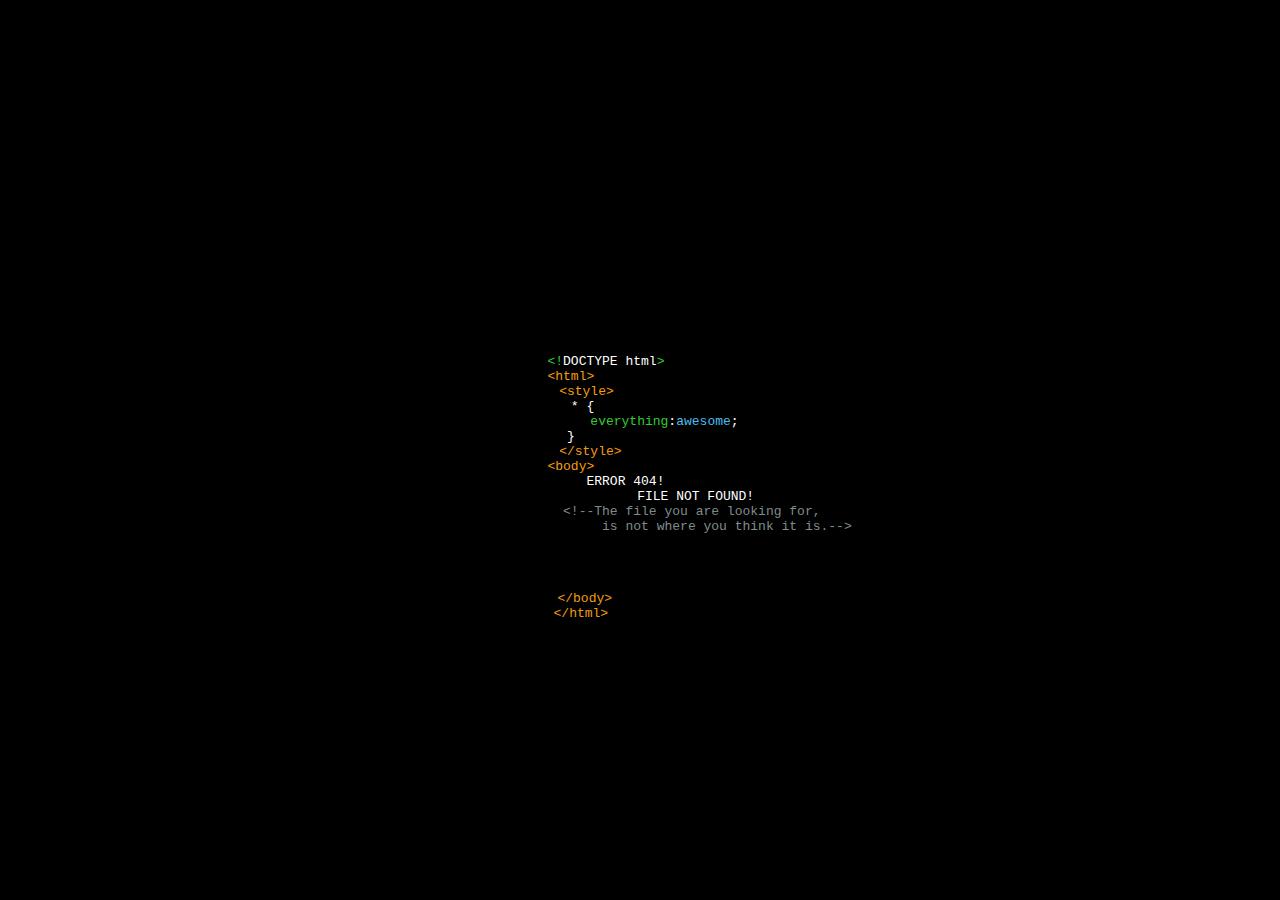
<file: 404页面（css）/index.html>
<!DOCTYPE html>
<html lang="en" >
<head>
  <meta charset="UTF-8">
  <title>404页面</title>
  <link rel="stylesheet" href="./style.css">
</head>
<body>
<div class="error">
<div class="wrap">
  <div class="404">
    <pre><code>
	 <span class="green">&lt;!</span><span>DOCTYPE html</span><span class="green">&gt;</span>
<span class="orange">&lt;html&gt;</span>
    <span class="orange">&lt;style&gt;</span>
   * {
		        <span class="green">everything</span>:<span class="blue">awesome</span>;
}
     <span class="orange">&lt;/style&gt;</span>
 <span class="orange">&lt;body&gt;</span> 
              ERROR 404!
				FILE NOT FOUND!
				<span class="comment">&lt;!--The file you are looking for, 
					is not where you think it is.--&gt;
		</span>
 <span class="orange"></span> 
</div>
<br />
<span class="info">
<br />
<span class="orange">&nbsp;&lt;/body&gt;</span>
<br/>
      <span class="orange">&lt;/html&gt;</span>
    </code></pre>
  </div>
</div>
</span>
</body>
</html>
</file>
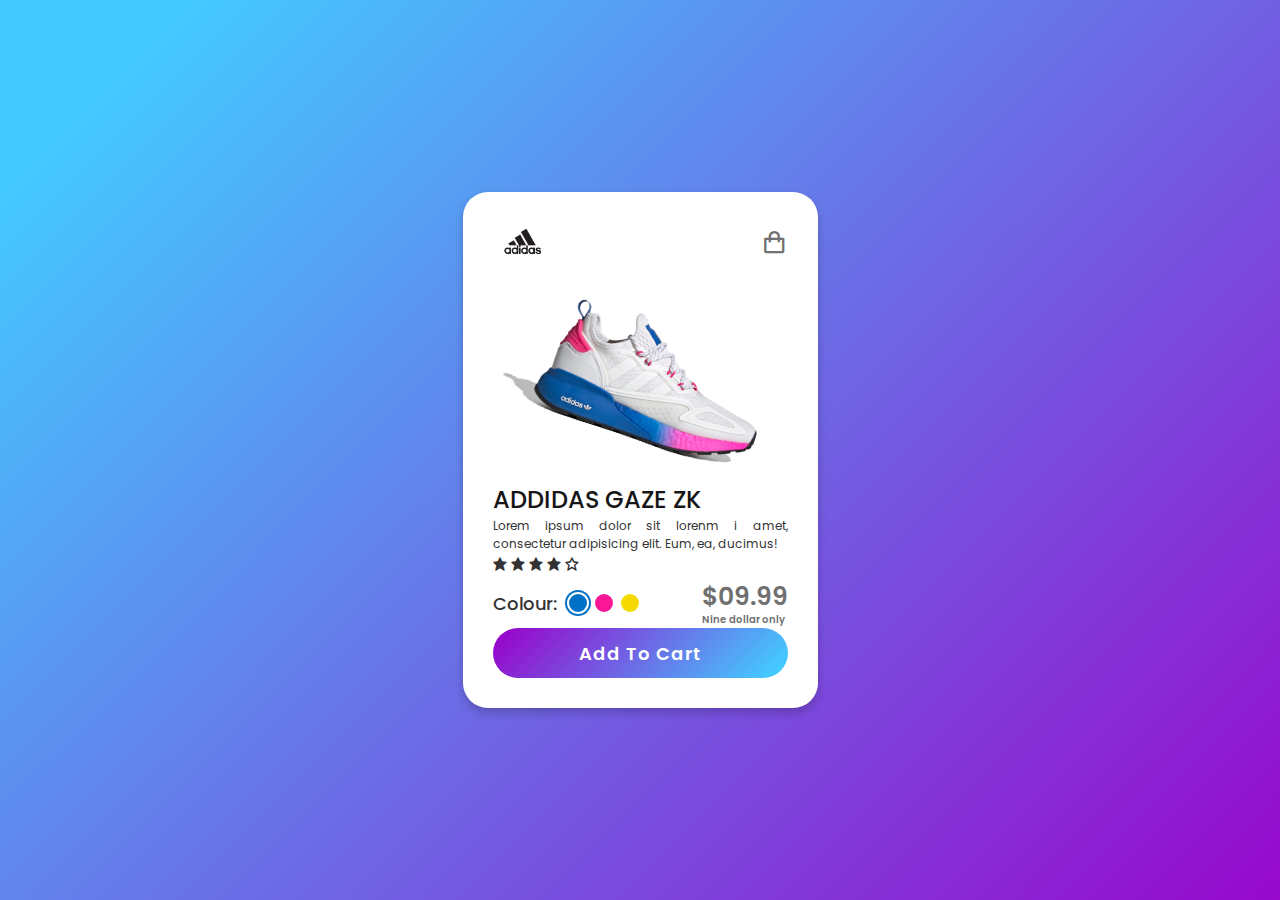
<file: Animated Product Card/index.html>
<!DOCTYPE html>
<html lang="en">
<head>
  <meta charset="UTF-8">
  <meta http-equiv="X-UA-Compatible" content="IE=edge">
  <meta name="viewport" content="width=device-width, initial-scale=1.0">
  <title>Responsice Animated Product Card | CodingLab</title>
  <link rel="stylesheet" href="style.css">
  <!-- Boxicons CDN Link -->
  <link href='https://unpkg.com/boxicons@2.0.9/css/boxicons.min.css' rel='stylesheet'>
</head>
<body>
  <div class="product-card">
    <div class="logo-cart">
      <img src="images/logo.jpg" alt="">
      <i class='bx bx-shopping-bag'></i>
    </div>
    <div class="main-images">
      <img class="blue active" src="images/blue.png" alt="blue">
      <img class="pink" src="images/pink.png" alt="pink">
      <img class="yellow" src="images/yellow.png" alt="yellow">
    </div>
    <div class="shoe-details">
      <span class="show_name">ADDIDAS GAZE ZK</span>
      <p>Lorem ipsum dolor sit lorenm i amet, consectetur adipisicing elit. Eum, ea, ducimus!</p>
      <div class="stars">
        <i class='bx bxs-star'></i>
        <i class='bx bxs-star'></i>
        <i class='bx bxs-star'></i>
        <i class='bx bxs-star'></i>
        <i class='bx bx-star'></i>
      </div>
    </div>
    <div class="color-price">
       <div class="color-option">
         <span class="color">Colour:</span>
         <div class="circles">
           <span id="blue" class="circle blue active"></span>
           <span id="pink" class="circle pink"></span>
           <span id="yellow" class="circle yellow"></span>
         </div>
        </div>
        <div class="price">
          <span class="price_num">$09.99</span>
          <span class="price_letter">Nine dollar only</span>
        </div>
    </div>
    <div class="button">
      <div class="button-layer"></div>
      <button>Add To Cart</button>
    </div>
  </div>
</body>
<script>
  let circle = document.querySelector('.color-option')
  circle.addEventListener("click", (e) => {
    let target = e.target
    if (target.classList.contains("circle")) {
      if(circle.querySelector(".active")) circle.querySelector(".active").classList.remove("active")
      target.classList.add("active")

      if(document.querySelector(".main-images .active")) document.querySelector(".main-images .active").classList.remove("active")
      document.querySelector(`.main-images .${target.id}`).classList.add("active")
    }
})
</script>
</html>
</file>
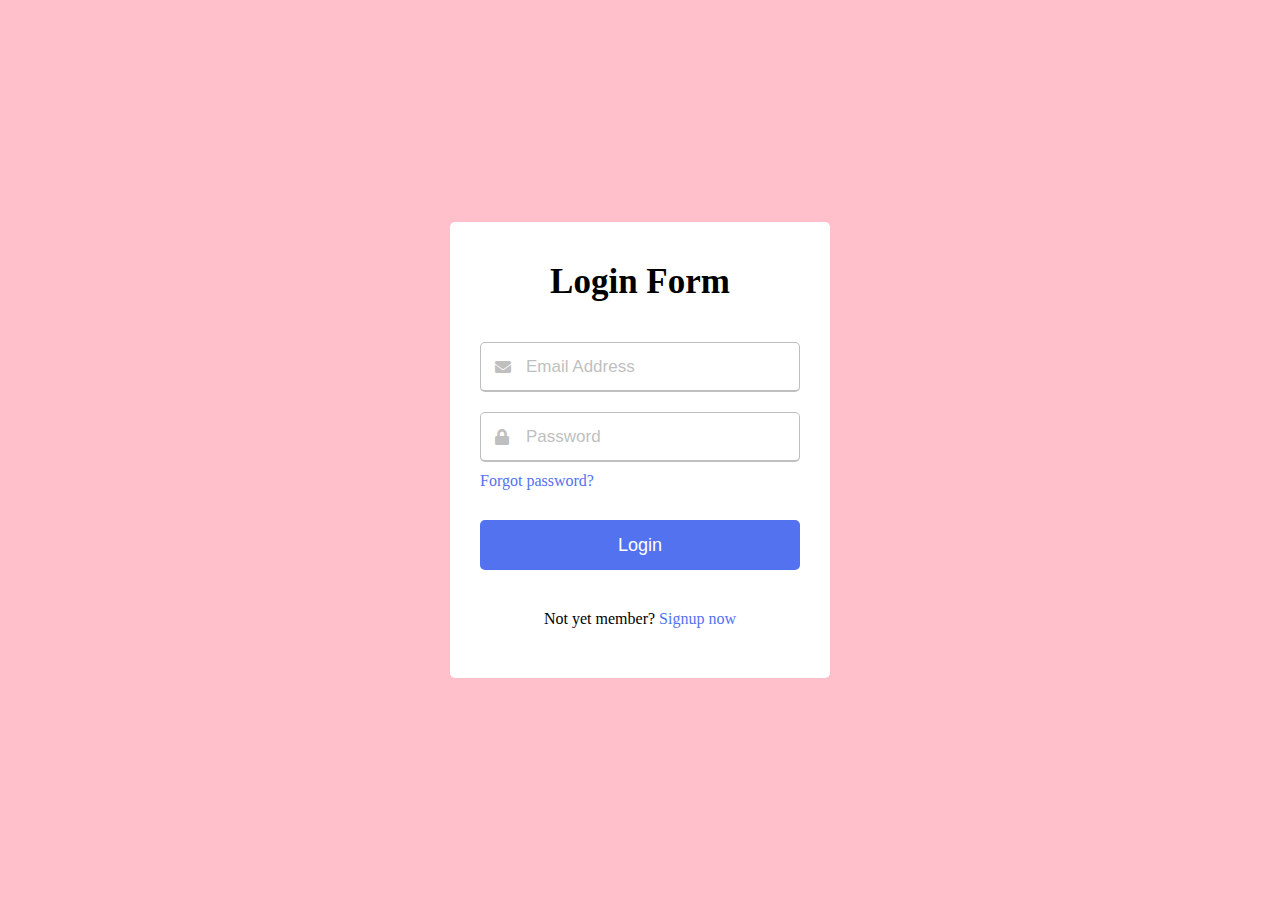
<file: Login Form/index.html>
<!DOCTYPE html>
<html lang="en">

<head>
  <meta charset="UTF-8">
  <meta http-equiv="X-UA-Compatible" content="IE=edge">
  <meta name="viewport" content="width=device-width, initial-scale=1.0">
  <title>Login Form</title>
  <link rel="stylesheet" href="style.css">
  <link href="https://cdn.bootcdn.net/ajax/libs/font-awesome/5.15.3/css/all.min.css" rel="stylesheet">
</head>

<body>
  <div class="wrapper">
    <header>Login Form</header>
    <form action="#">
      <div class="field email">
        <div class="input-area">
          <input type="text" placeholder="Email Address" value="">
          <i class="icon fas fa-envelope"></i>
          <i class="error error-icon fas fa-exclamation-circle"></i>
        </div>
        <div class="error error-txt">Email can`t be blank</div>
      </div>
      <div class="field password">
        <div class="input-area">
          <input type="password" placeholder="Password">
          <i class="icon fas fa-lock"></i>
          <i class="error error-icon fas fa-exclamation-circle"></i>
        </div>
        <div class="error error-txt">Password can`t be blank</div>
      </div>
      <div class="pass-link">
        <a href="$">Forgot password?</a>
      </div>
      <input type="submit" value="Login">
    </form>
    <div class="signup-link">Not yet member? <a href="#">Signup now</a></div>
  </div>

  <script src="script.js"></script>

</body>

</html>
</file>
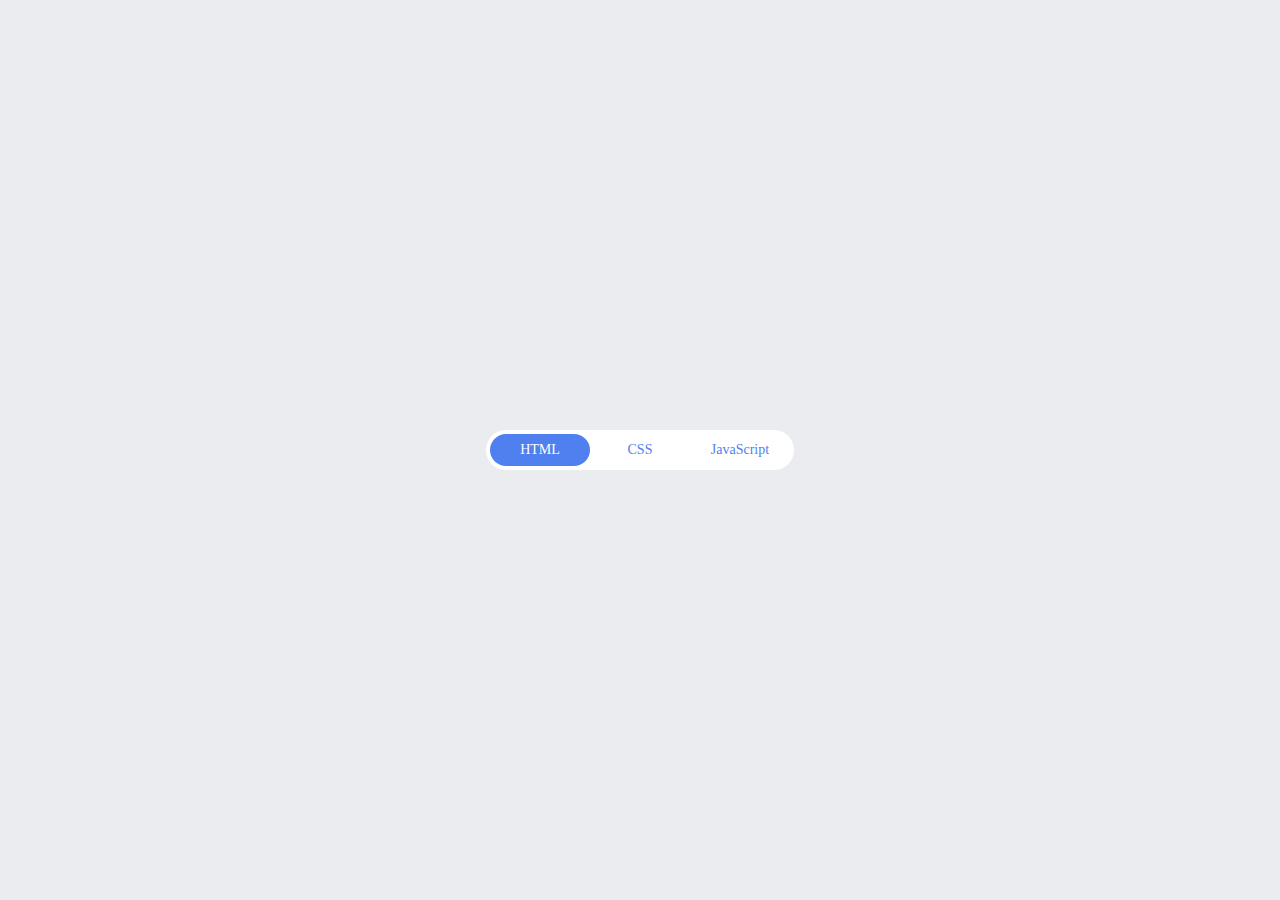
<file: Navigation Bar/index.html>
<!DOCTYPE html>
<html lang="en">

<head>
  <meta charset="UTF-8">
  <meta http-equiv="X-UA-Compatible" content="IE=edge">
  <meta name="viewport" content="width=device-width, initial-scale=1.0">
  <title>Navigation Bar</title>
  <link rel="stylesheet" href="style.css">
</head>

<body>
  <nav class="nav">
    <input type="radio" name="nav-item-opt" id="nav-item-opt-1" checked>
    <label class="nav-item" for="nav-item-opt-1">HTML</label>

    <input type="radio" name="nav-item-opt" id="nav-item-opt-2">
    <label class="nav-item" for="nav-item-opt-2">CSS</label>

    <input type="radio" name="nav-item-opt" id="nav-item-opt-3">
    <label class="nav-item" for="nav-item-opt-3">JavaScript</label>

    <div class="tracker"></div>
  </nav>
</body>

</html>
</file>
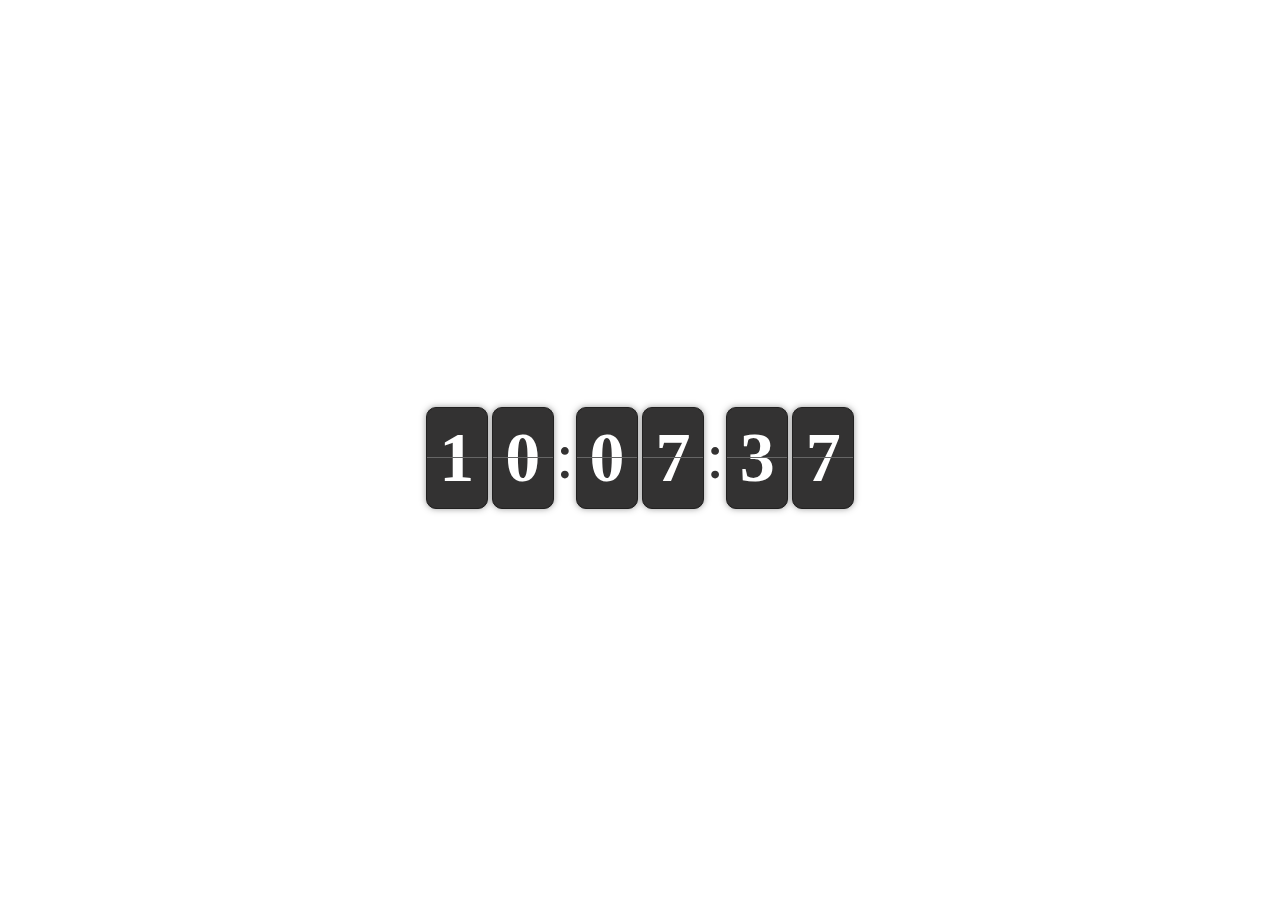
<file: 卡片翻转时钟（css+js）/index.html>
<!DOCTYPE html>
<html lang="en">
<head>
    <meta charset="UTF-8">
    <title>卡片翻转时钟</title>
    <link rel="stylesheet" href="./style.css">
</head>
<body>
    <div class="clock">
        <div class="flip">
            <div class="digital front" data-number="0"></div>
            <div class="digital back" data-number="1"></div>
        </div>
        <div class="flip">
            <div class="digital front" data-number="0"></div>
            <div class="digital back" data-number="1"></div>
        </div>
        <em class="divider">:</em>
        <div class="flip">
            <div class="digital front" data-number="0"></div>
            <div class="digital back" data-number="1"></div>
        </div>
        <div class="flip">
            <div class="digital front" data-number="0"></div>
            <div class="digital back" data-number="1"></div>
        </div>
        <em class="divider">:</em>
        <div class="flip">
            <div class="digital front" data-number="0"></div>
            <div class="digital back" data-number="1"></div>
        </div>
        <div class="flip">
            <div class="digital front" data-number="0"></div>
            <div class="digital back" data-number="1"></div>
        </div>
    </div>
      
    <!-- partial -->
      <script src = "./script.js"></script>
</body>
</html>
</file>
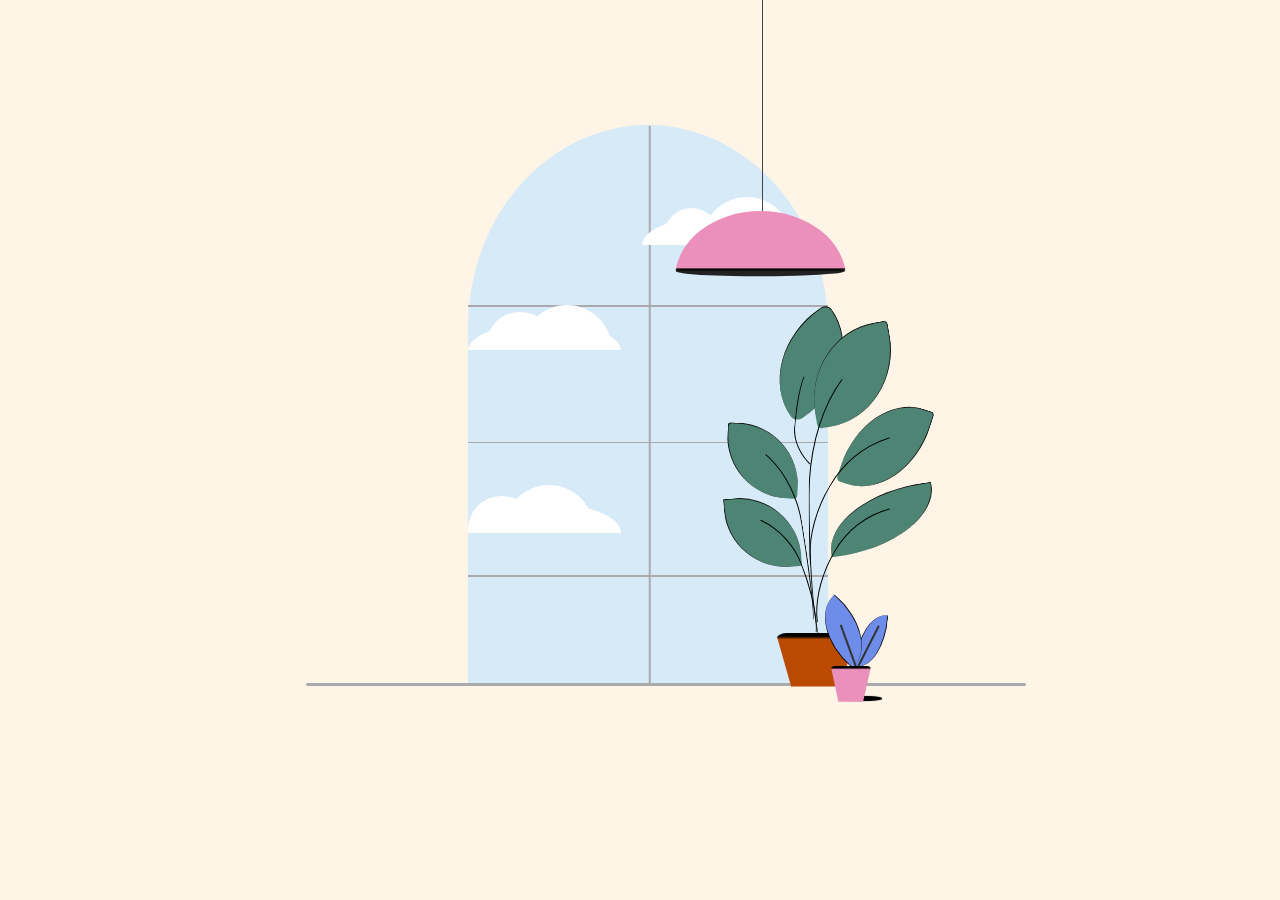
<file: 窗边风景动画（css+js）/index.html>
<!DOCTYPE html>
<html lang="en">
<head>
  <meta charset="UTF-8">
  <title>窗边风景动画</title>
  <link rel="stylesheet" href="./style.css">
</head>
<body>
  <!-- 窗户 -->
  <div class="window-top" id="window-top"></div>
  <div class="window-square" id="window-main"></div>

  <!-- 窗框线 -->
  <div class="inner-line-hz-one"></div>
  <div class="inner-line-hz-two"></div>
  <div class="inner-line-hz-three"></div>
  <div class="inner-line-vt"></div>
  <div class="floor-line"></div>

  <!-- 植物 -->
  <div class="plant-one"></div>
  <div class="plant-two"></div>
  <div class="plant-two-shadow"></div>
  <div class="flower-blue-leaf"></div>
  <div class="flower-blue-line"></div>
  <div class="flower-blue-leaf-two"></div>
  <div class="flower-blue-line-two"></div>
  <div class="plant-shadow"></div>

  <!-- 植物的茎 -->
  <div class="root-one"></div>
  <div class="root-two"></div>
  <div class="root-three"></div>
  <div class="root-four"></div>
  <div class="root-five"></div>
  <div class="root-six"></div>

  <!-- 叶子 -->
  <div class="main-leaf-one"></div>
  <div class="main-leaf-two"></div>
  <div class="main-leaf-three"></div>
  <div class="main-leaf-four"></div>
  <div class="main-leaf-five"></div>
  <div class="main-leaf-six"></div>

  <!-- 云彩 -->
  <div class="cloud-one c"></div>
  <div class="cloud-two c"></div>
  <div class="cloud-three c"></div>
  <div class="cloud-ball-one c"></div>
  <div class="cloud-ball-two c"></div>
  <div class="cloud-ball-three c"></div>
  <div class="cloud-ball-four c"></div>
  <div class="cloud-ball-five c"></div>
  <div class="cloud-ball-six c"></div>

  <!-- 灯 -->
  <div class="lamp" id="light-switch"></div>
  <div class="lamp-wire"></div>
  <div class="lamp-shadow"></div>

  <!-- 夜晚部分-星星 -->
  <div class="star-one s"></div>
  <div class="star-two s"></div>
  <div class="star-three s"></div>
  <div class="star-four s"></div>
  <div class="star-five s"></div>
  <div class="star-six s"></div>

  <!-- 月亮 -->
  <div class="moon"></div>
  <div class="moon-crater"></div>

  <!-- 灯光 -->
  <div class="light-source"></div>

  <!-- partial -->
  <script src="./script.js"></script>
</body>
</html>
</file>
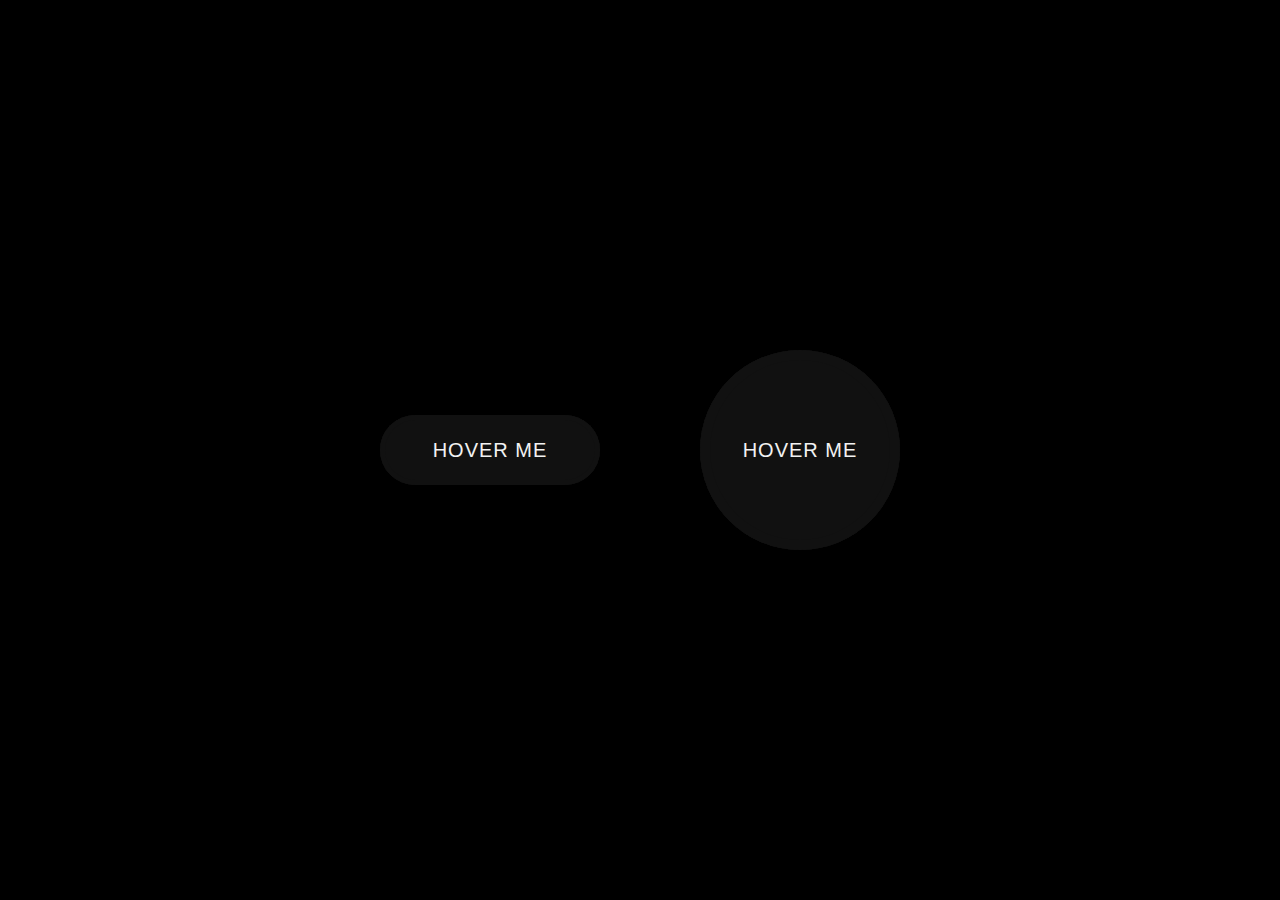
<file: 荧光效果/index.html>
<!DOCTYPE html>
<html lang="en">

<head>
  <meta charset="UTF-8">
  <meta http-equiv="X-UA-Compatible" content="IE=edge">
  <meta name="viewport" content="width=device-width, initial-scale=1.0">
  <title>Document</title>
</head>

<body>
  <div class="center">
    <div class="outer button">
      <button>Hover Me</button>
      <span></span>
      <span></span>
    </div>
    <div class="outer circle">
      <button>Hover Me</button>
      <span></span>
      <span></span>
    </div>
  </div>
</body>
<style>
  * {
    margin: 0;
    padding: 0;
    box-sizing: border-box;
  }

  html,
  body {
    display: grid;
    height: 100%;
    place-items: center;
    background: #000;
  }

  .center {
    display: flex;
    text-align: center;
    align-items: center;
    justify-content: center;
  }

  .outer {
    position: relative;
    margin: 0 50px;
    background: #111;
  }

  .button {
    height: 70px;
    width: 220px;
    border-radius: 50px;
  }

  .circle {
    height: 200px;
    width: 200px;
    border-radius: 50%;
  }

  .outer button,
  .outer span {
    position: absolute;
    top: 50%;
    left: 50%;
    transform: translate(-50%, -50%);
  }

  .outer button {
    background: #111;
    color: #f2f2f2;
    outline: none;
    border: none;
    font-size: 20px;
    z-index: 9;
    letter-spacing: 1px;
    text-transform: uppercase;
    cursor: pointer;
  }

  .button button {
    height: 60px;
    width: 210px;
    border-radius: 50px;
  }

  .circle button {
    height: 180px;
    width: 180px;
    border-radius: 50%;
  }

  .outer span {
    height: 100%;
    width: 100%;
    background: inherit;
  }

  .button span {
    border-radius: 50px;
  }

  .circle span {
    border-radius: 50%;
  }

  .outer:hover span:nth-child(1) {
    filter: blur(7px);
  }

  .outer:hover span:nth-child(2) {
    filter: blur(14px);
  }

  .outer:hover {
    background: linear-gradient(#14ffe9, #ffeb3b, #ff00e0);
    animation: rotate 1.5s linear infinite;
  }

  @keyframes rotate {
    0% {
      filter: hue-rotate(0deg);
    }

    100% {
      filter: hue-rotate(360deg);
    }
  }

  @media (max-width: 640px) {
    .center {
      flex-wrap: wrap;
      flex-direction: column;
    }

    .outer {
      margin: 50px 0;
    }
  }
</style>

</html>
</file>
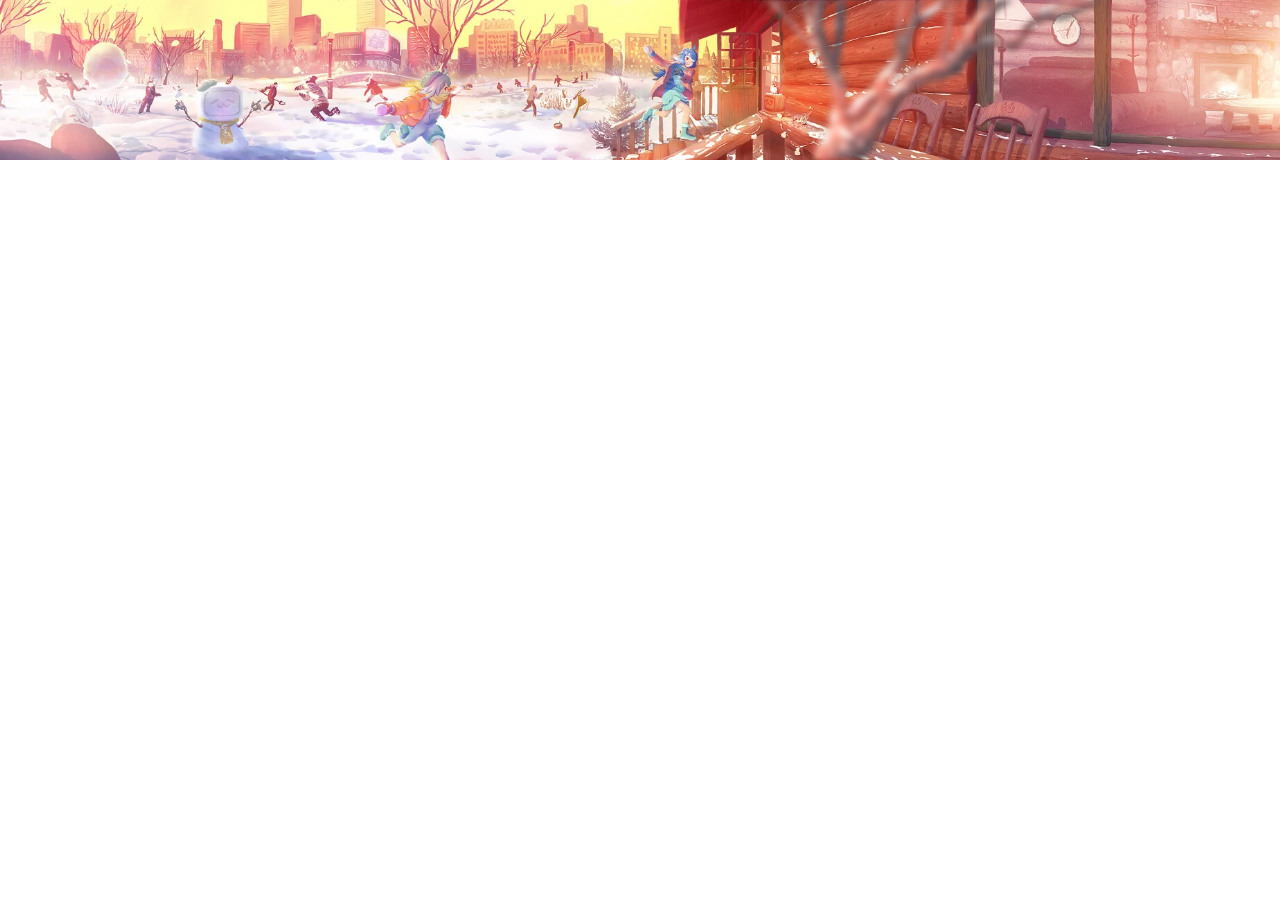
<file: 哔哩哔哩banner（css+js）/冬/index.html>
<!DOCTYPE html>
<html lang="en">
<head>
  <meta charset="UTF-8">
  <title>哔哩哔哩 banner【冬】的复现</title>
  <link rel="stylesheet" href="./style.css">
</head>
<body>
  <!-- 感谢 codingStartup起码课 提供的教学视频 -->
  <header>
    <div class="view">
      <img src="./bilibili-winter-view-1.jpg" class="morning" alt="">
      <img src="./bilibili-winter-view-2.jpg" class="afternoon" alt="">
  
      <!-- video 标签添加 muted 属性，每一次打开网页，视频都可以自动播放 -->
      <video autoplay loop muted class="evening">
        <source src="./bilibili-winter-view-3.webm" type="video/webm" />
      </video>
  
      <img src="./bilibili-winter-view-3-snow.png" class="window-cover" alt="">
    </div>
    
    <!-- 树的部分 -->
    <div class="tree">
      <img src="./bilibili-winter-tree-1.png" class="morning" alt="">
      <img src="./bilibili-winter-tree-2.png" class="afternoon" alt="">
      <img src="./bilibili-winter-tree-3.png" class="evening" alt="">
    </div>
  </header>
  <!-- partial -->
    <script  src="./script.js"></script>
</body>
</html>
</file>
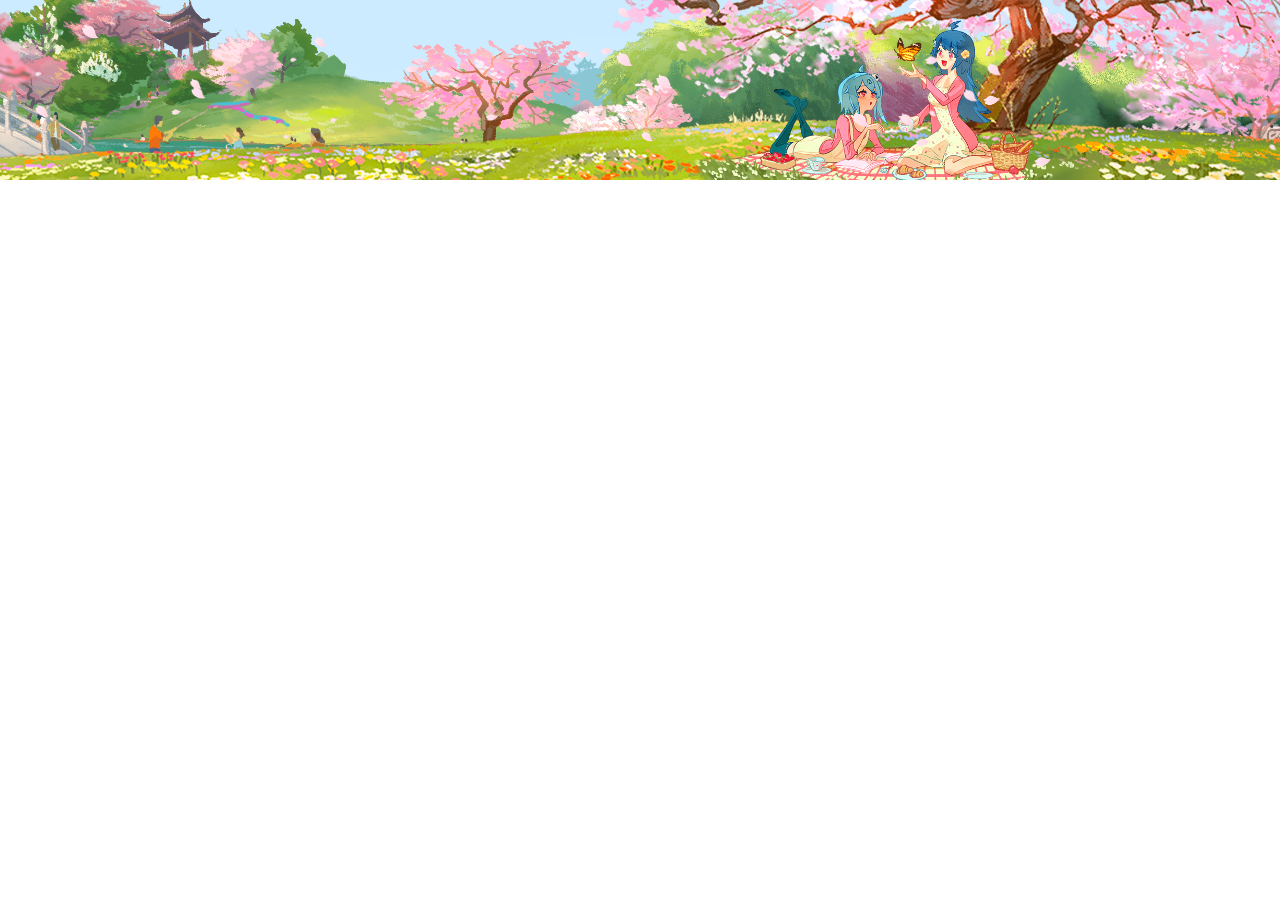
<file: 哔哩哔哩banner（css+js）/春/index.html>
<html lang="en">
<head>
  <meta charset="UTF-8">
  <title>哔哩哔哩 banner【春】的复现</title>
  <link rel="stylesheet" href="./style.css">
</head>
<body>
<!-- 感谢 csdn 上 弱鸡小前端 大佬提供的思路，和素材 -->
<header class="banner" id="banner">
  <!-- data-* 属性用于存储页面或应用程序的私有自定义数据。 -->
    <div class="view">
      <img src="./bilibili-spring-view-1.png" data-move-multiple="16.395"> 
    </div>
    <div class="view">
      <img src="./bilibili-spring-view-2.png" data-move-multiple="16.395">
    </div>
    <div class="view">
      <img src="./bilibili-spring-view-3.png" data-move-multiple="12.145">
    </div>
    <div class="view">
      <img src="./bilibili-spring-view-4.png" data-move-multiple="3.718">
    </div>
    <div class="view">
      <img src="./bilibili-spring-view-5.png" data-move-multiple="14.573">
    </div>
    <div class="view">
      <img src="./bilibili-spring-people-1.png" data-move-multiple="29.277" data-is-opacity="0">
    </div>
    <div class="view">
      <img src="./bilibili-spring-view-6.png" data-move-multiple="2.342" >
    </div>
    <div class="view">
      <img src="./bilibili-spring-view-7.png" data-move-multiple="1.952" >
    </div>
    <div class="view">
      <img src="./bilibili-spring-people-2.png" data-move-multiple="4.098" data-is-opacity="1">
    </div>
    <div class="view">
      <img src="./bilibili-spring-people-3.png" data-move-multiple="2.826" data-is-opacity="1">
    </div>
    <div class="view">
      <img src="./bilibili-spring-view-8.png" data-move-multiple="1.457" >
    </div>
    <div class="view">
      <img src="./bilibili-spring-view-9.png" data-move-multiple="1.092" >
    </div>
    <div class="view">
      <img src="./bilibili-spring-people-4.png" data-move-multiple="1.104" >
    </div>
    <div class="view">
      <img src="./bilibili-spring-view-10.png" data-move-multiple="0.781">
    </div>
    <div class="view">
      <img src="./bilibili-spring-view-11.png" data-move-multiple="0.546" >
    </div>
    <canvas id="canvas" width="1920" height="180"></canvas>
</header>

  <script src="./script.js"></script>
  
</body>
</html>
</file>
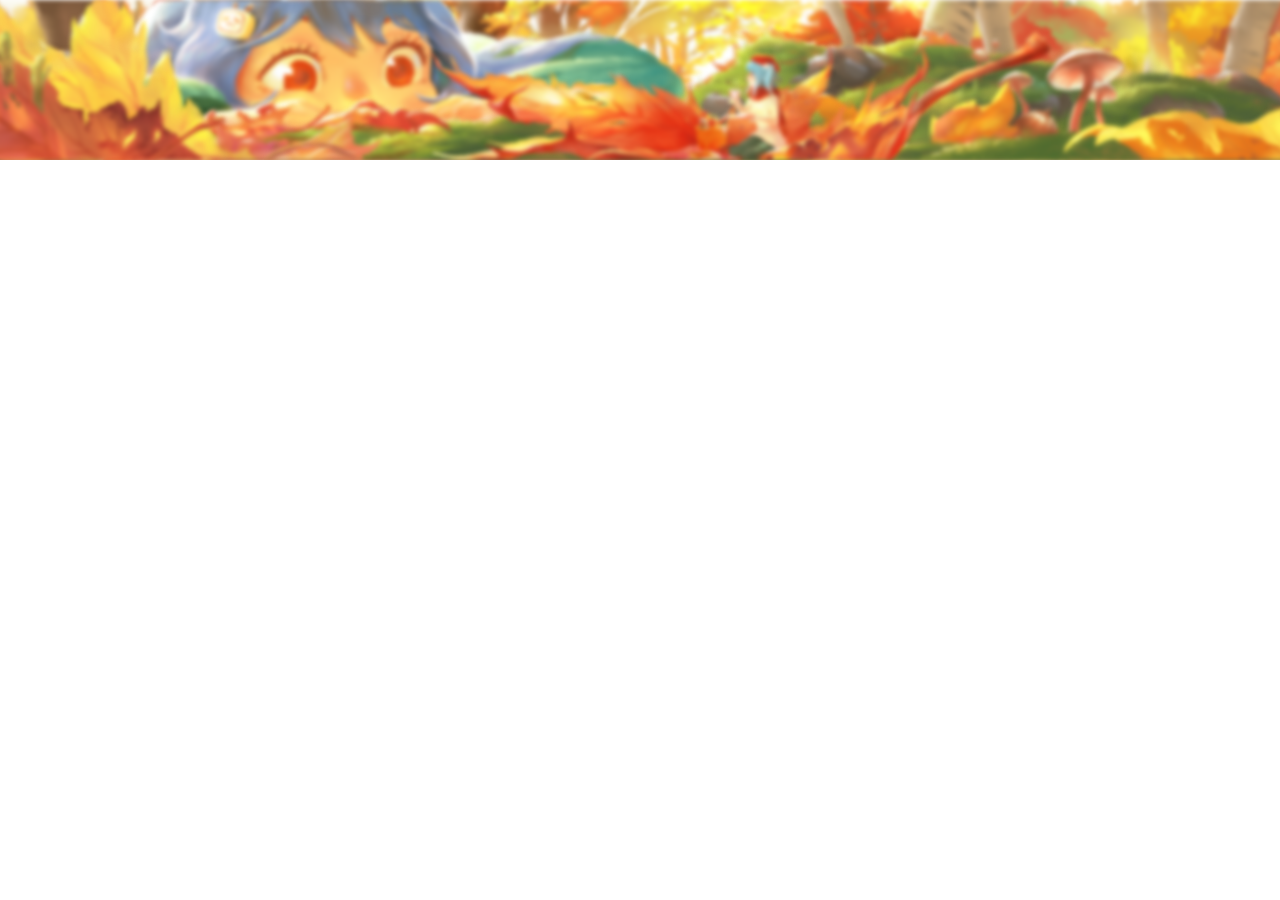
<file: 哔哩哔哩banner（css+js）/秋/index.html>
<!DOCTYPE html>
<html lang="en">
<head>
  <meta charset="UTF-8">
  <title>哔哩哔哩 banner【秋】的复现</title>
  <link rel="stylesheet" href="./style.css">
</head>
<body>
    <!-- 感谢 codingStartup起码课 提供的教学视频 -->
  <header>
    <div><img src="./bilibili-autumn-1.png" alt=""></div>
    <div><img src="./bilibili-autumn-2.png" alt=""></div>
    <div><img src="./bilibili-autumn-3.png" alt=""></div>
    <div><img src="./bilibili-autumn-4.png" alt=""></div>
    <div><img src="./bilibili-autumn-5.png" alt=""></div>
    <div><img src="./bilibili-autumn-6.png" alt=""></div>
  </header>

  <script src="./script.js"></script>
</body>
</html>
</file>
<file: 404页面（css）/style.css>
@import url(https://fonts.googleapis.com/css?family=Gilda+Display);

html {
  background-color: black;
  color: white;
  overflow: 100%;
  -webkit-user-select: none;
     -moz-user-select: none;
          user-select: none;
     font-size: medium;
}

.error {
  text-align: center;
  font-family: 'Gilda Display', serif;
  width: 100%;
  height: 120px;
  margin: auto;
  position: absolute;
  top: 0;
  bottom: 0;
  left: -60px;
  right: 0;
  -webkit-animation: noise-3 1s linear infinite;
          animation: noise-3 1s linear infinite;
}

@-webkit-keyframes noise-3 {
  0%, 3%, 5%, 42%, 44%, 100% {
    opacity: 1;
    -webkit-transform: scaleY(1);
            transform: scaleY(1);
  }
  4.3% {
    opacity: 1;
    -webkit-transform: scaleY(1.7);
            transform: scaleY(1.7);
  }
  43% {
    opacity: 1;
    -webkit-transform: scaleX(1.5);
            transform: scaleX(1.5);
  }
}

@keyframes noise-3 {
  0%, 3%, 5%, 42%, 44%, 100% {
    opacity: 1;
    -webkit-transform: scaleY(1);
            transform: scaleY(1);
  }
  4.3% {
    opacity: 1;
    -webkit-transform: scaleY(1.7);
            transform: scaleY(1.7);
  }
  43% {
    opacity: 1;
    -webkit-transform: scaleX(1.5);
            transform: scaleX(1.5);
  }
}

body:after {
  content: 'error 404';
  font-family: OCR-A;
  font-size: 100px;
  text-align: center;
  width: 550px;
  margin: auto;
  position: absolute;
  top: 25%;
  bottom: 0;
  left: 0;
  right: 35%;
  opacity: 0;
  color: white;
  -webkit-animation: noise-1 .2s linear infinite;
          animation: noise-1 .2s linear infinite;
}

@-webkit-keyframes noise-1 {
  0%, 20%, 40%, 60%, 70%, 90% {
    opacity: 0;
  }
  10% {
    opacity: .1;
  }
  50% {
    opacity: .5;
    left: -6px;
  }
  80% {
    opacity: .3;
  }
  100% {
    opacity: .6;
    left: 2px;
  }
}

@keyframes noise-1 {
  0%, 20%, 40%, 60%, 70%, 90% {
    opacity: 0;
  }
  10% {
    opacity: .1;
  }
  50% {
    opacity: .5;
    left: -6px;
  }
  80% {
    opacity: .3;
  }
  100% {
    opacity: .6;
    left: 2px;
  }
}

body:before {
  content: 'error 404';
  font-family: OCR-A;
  font-size: 100px;
  text-align: center;
  width: 550px;
  margin: auto;
  position: absolute;
  top: 25%;
  bottom: 0;
  left: 0;
  right: 35%;
  opacity: 0;
  color: white;
  -webkit-animation: noise-2 .2s linear infinite;
          animation: noise-2 .2s linear infinite;
}

@-webkit-keyframes noise-2 {
  0%, 20%, 40%, 60%, 70%, 90% {
    opacity: 0;
  }
  10% {
    opacity: .1;
  }
  50% {
    opacity: .5;
    left: 6px;
  }
  80% {
    opacity: .3;
  }
  100% {
    opacity: .6;
    left: -2px;
  }
}

@keyframes noise-2 {
  0%, 20%, 40%, 60%, 70%, 90% {
    opacity: 0;
  }
  10% {
    opacity: .1;
  }
  50% {
    opacity: .5;
    left: 6px;
  }
  80% {
    opacity: .3;
  }
  100% {
    opacity: .6;
    left: -2px;
  }
}

.info {
  text-align: center;
  width: 200px;
  height: 60px;
  margin: auto;
  position: absolute;
  top: 280px;
  bottom: 0;
  left: 20px;
  right: 0;
  -webkit-animation: noise-3 1s linear infinite;
          animation: noise-3 1s linear infinite;
}

.info:before {
  content: 'file not found';
  font-family: OCR-A;
  font-size: 100px;
  text-align: center;
  width: 800px;
  margin: auto;
  position: absolute;
  top: 20px;
  bottom: 0;
  left: 40px;
  right: 100px;
  opacity: 0;
  color: white;
  -webkit-animation: noise-2 .2s linear infinite;
          animation: noise-2 .2s linear infinite;
}

.info:after {
  content: 'file not found';
  font-family: OCR-A;
  font-size: 100px;
  text-align: center;
  width: 800px;
  margin: auto;
  position: absolute;
  top: 20px;
  bottom: 0;
  left: 40px;
  right: 0;
  opacity: 0;
  color: white;
  -webkit-animation: noise-1 .2s linear infinite;
          animation: noise-1 .2s linear infinite;
}

.wrap {
  top: 30%;
  left: 25%;
  height: 200px;
  margin-top: -100px;
  position: absolute;
}

code {
  color: white;
}

span.blue {
  color: #48beef;
}

span.comment {
  color: #7f8c8d;
}

span.orange {
  color: #f39c12;
}

span.green {
  color: #33cc33;
}

.viewFull {
  font-family: OCR-A;
  color: orange;
  text-decoration: blink;
}

@font-face {
  font-family: OCR-A;
  src: url('[data-uri]');
}

@media only screen and (min-height: 500px) {
  .viewFull {
    display: none;
  }
}
</file>
<file: Animated Product Card/style.css>
@import url('https://fonts.googleapis.com/css2?family=Poppins:wght@400;500;600&display=swap');

* {
  margin: 0;
  padding: 0;
  box-sizing: border-box;
  font-family: 'Poppins', sans-serif;
}

body {
  height: 100vh;
  display: flex;
  align-items: center;
  justify-content: center;
  background-image: linear-gradient(135deg, #43cbff 8%, #9708cc 100%);
}

.product-card {
  position: relative;
  max-width: 355px;
  width: 100%;
  border-radius: 25px;
  padding: 20px 30px 30px 30px;
  background: #fff;
  box-shadow: 0 5px 10px rgba(0, 0, 0, 0.2);
  z-index: 3;
  overflow: hidden;
}

.product-card .logo-cart {
  display: flex;
  align-items: center;
  justify-content: space-between;
}

.product-card .logo-cart img {
  height: 60px;
  width: 60px;
  object-fit: cover;
}

.product-card .logo-cart i {
  font-size: 27px;
  color: #707070;
  cursor: pointer;
  transition: color 0.3s ease;
}

.product-card .logo-cart i:hover {
  color: #333;
}

.product-card .main-images {
  position: relative;
  height: 210px;
}

.product-card .main-images img {
  position: absolute;
  height: 300px;
  height: 300px;
  object-fit: cover;
  transform: rotate(18deg);
  left: 12px;
  top: -40px;
  z-index: -1;
  opacity: 0;
  transition: opacity 0.5s ease;
}

.product-card .main-images img.active {
  opacity: 1;
}

.product-card .shoe-details .show_name {
  font-size: 24px;
  font-weight: 500;
  color: #161616;
}

.product-card .shoe-details p {
  font-size: 12px;
  font-weight: 400;
  color: #333;
  text-align: justify;
}

.product-card .shoe-details .stars i {
  margin: 0 -1px;
  color: #333;
}

.product-card .color-price .color-option {
  display: flex;
  align-items: center;
}

.color-price {
  display: flex;
  justify-content: space-between;
  align-items: center;
}

.color-price .color-option .color {
  font-size: 18px;
  font-weight: 500;
  color: #333;
  margin-right: 8px;
}

.color-option .circles {
  display: flex;
}

.color-option .circles .circle {
  height: 18px;
  width: 18px;
  background: #0071c7;
  border-radius: 50%;
  margin: 0 4px;
  cursor: pointer;
  transition: all 0.4s ease;
}

.color-option .circles .circle.blue.active {
  box-shadow: 0 0 0 2px #fff, 0 0 0 4px #0071c7;
}

.color-option .circles .circle.pink {
  background: #fa1795;
}

.color-option .circles .circle.pink.active {
  box-shadow: 0 0 0 2px #fff, 0 0 0 4px #fa1795;
}

.color-option .circles .circle.yellow {
  background: #f5da00;
}

.color-option .circles .circle.yellow.active {
  box-shadow: 0 0 0 2px #fff, 0 0 0 4px #f5da00;
}

.color-price .price {
  display: flex;
  flex-direction: column;
}

.color-price .price .price_num {
  font-size: 25px;
  font-weight: 600;
  color: #707070;
}

.color-price .price .price_letter {
  font-size: 10px;
  font-weight: 600;
  margin-top: -4px;
  color: #707070;
}

.product-card .button {
  position: relative;
  height: 50px;
  width: 100%;
  border-radius: 25px;
  overflow: hidden;
}

.product-card .button .button-layer {
  position: absolute;
  height: 100%;
  width: 300%;
  left: -100%;
  background-image: linear-gradient(135deg, #43cbff, #9708cc, #43cbff, #9708cc);
  transition: all 0.4s ease;
  border-radius: 25px;
}

.product-card .button:hover .button-layer {
  left: 0;
}

.product-card .button button {
  position: relative;
  height: 100%;
  width: 100%;
  background: none;
  outline: none;
  border: none;
  font-size: 18px;
  font-weight: 600;
  letter-spacing: 1px;
  color: #fff;
}
</file>
<file: Login Form/style.css>
@import url('https://fonts.googleapis.com/css2?family=Poppins:wght@400;500;600&display=swap');
* {
  margin: 0;
  padding: 0;
  box-sizing: border-box;
  font-family: "Poppins" sans-serif;
}

body {
  display: flex;
  align-items: center;
  justify-content: center;
  min-height: 100vh;
  background-color: pink;
}

.wrapper {
  width: 380px;
  background: #fff;
  text-align: center;
  border-radius: 5px;
  padding: 40px 30px 50px 30px;
}

.wrapper header {
  font-size: 35px;
  font-weight: 600;
}

.wrapper form {
  margin: 40px 0;
}

form .field {
  width: 100%;
  margin-bottom: 20px;
}

form .field.shake {
  animation: shake 0.3s ease-in-out;
}

@keyframes shake {
  0%, 100% {
    margin-left: 0;
  }
  20%, 80% {
    margin-left: -12px;
  }
  40%, 60% {
    margin-left: 12px;
  }
}

form .field .input-area {
  position: relative;
}

form input {
  height: 50px;
  width: 100%;
  outline: none;
  padding: 0 45px;
  font-size: 18px;
  border-radius: 5px;
  border: 1px solid #bfbfbf;
  border-bottom-width: 2px;
}

form input::placeholder {
  color: #bfbfbf;
  font-size: 17px;
}

form .field.error input {
  border-color: #dc3545;
}

form .field i {
  position: absolute;
  top: 50%;
  transform: translateY(-50%);
}

form .field .icon {
  left: 15px;
  color: #bfbfbf
}

form .field .error-icon {
  right: 15px;
  color: #dc3545;
}

form .field .error-txt {
  color: #dc3545;
  margin-top: 5px;
  text-align: left;
}

form .field .error {
  display: none;
}

form .field.error .error {
  display: block;
}

form .pass-link {
  text-align: left;
  margin-top: -10px;
}

.wrapper a {
  color: #5372f0;
  text-decoration: none;
}

.wrapper a:hover {
  text-decoration: underline;
}

form input[type="submit"] {
  margin-top: 30px;
  border: none;
  color: #FFF;
  cursor: pointer;
  background: #5372f0;
  transition: background 0.2s ease;
}

form input[type="submit"]:hover {
  background: #2C52ED;
}
</file>
<file: Navigation Bar/style.css>
:root {
  --bg-color: #eaecf0;
  --main-color: #5080ef;
  --nav-item-width: 100px;
  --nav-item-height: 32px;
  --nav-item-border-width: 4px;
}

* {
  padding: 0;
  margin: 0;
}

html,
body {
  width: 100vw;
  height: 100vh;
}

body {
  display: flex;
  justify-content: center;
  align-items: center;
  background: var(--bg-color);
}

.nav {
  position: relative;
  background: white;
  border-radius: 24px;
  font-size: 0;
  padding: var(--nav-item-border-width);
  z-index: 1;
}

.nav-item {
  width: var(--nav-item-width);
  height: var(--nav-item-height);
  font-size: 14px;
  color: var(--main-color);
  display: inline-flex;
  justify-content: center;
  align-items: center;
  cursor: pointer;
  transition: color .3s ease-in-out;
}

.nav>input[type="radio"] {
  width: 0;
  height: 0;
  opacity: 0;
}

.nav>input[type="radio"]:checked+label {
  color: white;
}

.tracker {
  width: var(--nav-item-width);
  height: var(--nav-item-height);
  background: var(--main-color);
  z-index: -1;
  position: absolute;
  left: var(--nav-item-border-width);
  top: var(--nav-item-border-width);
  border-radius: 24px;
  transition: transform .3s ease-in-out;
}

#nav-item-opt-2:checked~.tracker {
  transform: translateX(calc(var(--nav-item-width)));
}

#nav-item-opt-3:checked~.tracker {
  transform: translateX(calc(var(--nav-item-width)*2));
}
</file>
<file: 卡片翻转时钟（css+js）/style.css>
body {
    display: flex;
    justify-content: center;
    align-items: center;
    height: 100vh;
}
  
  .clock {
    display: flex;
  }
  
  /* 时钟的分隔 */
  .clock .divider {
    font-size: 66px;
    line-height: 102px;
    font-style: normal;
    color: rgb(51, 50, 50);
  }

  /* 时钟的卡片 */
  .clock .flip {
    position: relative;
    width: 60px;
    height: 100px;
    margin: 2px;
    font-size: 70px;
    font-weight: 700;
    line-height: 100px;
    text-align: center;
    background: rgb(46, 45, 45);
    border: 1px solid rgb(34, 33, 33);
    border-radius: 10px;
    box-shadow: 0 0 6px rgba(54, 54, 54, 0.5);
  }

  /* 时钟上的数字 */
  .clock .flip .digital::before, .clock .flip .digital::after {
    position: absolute;
    content: attr(data-number);
    left: 0;
    right: 0;
    color: white;
    background: rgb(51, 50, 50);
    overflow: hidden;
    -webkit-perspective: 160px;
            perspective: 160px;
  }

  /* 翻页前的数字 */
  .clock .flip .digital::before {
    top: 0;
    bottom: 50%;
    border-bottom: 1px solid #666;
    border-radius: 10px 10px 0 0;
  }

  /* 翻页后的数字 */
  .clock .flip .digital::after {
    top: 50%;
    bottom: 0;
    line-height: 0;
    border-radius: 0 0 10px 10px;
  }

  .clock .flip .back::before,
  .clock .flip .front::after {
    z-index: 1;
  }
  .clock .flip .back::after {
    z-index: 2;
  }
  .clock .flip .front::before {
    z-index: 3;
  }

  .clock .flip .back::after {
    -webkit-transform-origin: center top;
            transform-origin: center top;
    -webkit-transform: rotateX(0.5turn);
            transform: rotateX(0.5turn);
  }

  .clock .flip.running .front::before {
    -webkit-transform-origin: center bottom;
            transform-origin: center bottom;
    -webkit-animation: frontFlipDown 0.6s ease-in-out;
            animation: frontFlipDown 0.6s ease-in-out;
    box-shadow: 0 -2px 6px rgba(255, 255, 255, 0.3);
    -webkit-backface-visibility: hidden;
            backface-visibility: hidden;
  }

  .clock .flip.running .back::after {
    -webkit-animation: backFlipDown 0.6s ease-in-out;
            animation: backFlipDown 0.6s ease-in-out;
  }
  
  @-webkit-keyframes frontFlipDown {
    to {
      -webkit-transform: rotateX(0.5turn);
              transform: rotateX(0.5turn);
    }
  }
  
  @keyframes frontFlipDown {
    to {
      -webkit-transform: rotateX(0.5turn);
              transform: rotateX(0.5turn);
    }
  }

  @-webkit-keyframes backFlipDown {
    to {
      -webkit-transform: rotateX(0);
              transform: rotateX(0);
    }
  }
  
  @keyframes backFlipDown {
    to {
      -webkit-transform: rotateX(0);
              transform: rotateX(0);
    }
  }
</file>
<file: 窗边风景动画（css+js）/style.css>
/* 设置需要用的参数 */
:root {
  --page-background: #fef5e7;
  --light-purple: #adbdfc;
  /* 窗户部分用到的参数 */
  --window-top-height: 45;
  --window-top-width: 40;
  --window-day-background: #d6eaf8;
  --window-square-height: 40;
  --window-square-width: 40;
  --floor-line-height: 1;
  --floor-line-width: 80;
  --inner-line-vt-width: 62;
  /* 植物部分用到的参数 */
  --plant-one-height: 6;
  --plant-one-width: 9;
  --plant-two-shadow-height: .5;
  --plant-two-shadow-width: 4;
  --flower-blue-height: 6;
  --flower-blue-width: 3;
  --flower-blue-line-height: .2;
  --flower-blue-line-width: 5;
  --flower-two-blue-height: 7;
  --flower-two-blue-width: 4.5;
  --root-height: 10;
  --root-width: 33;
  /* 叶子部分需要的参数 */
  --main-leaf-height: 8;
  --main-leaf-width: 8;
  /* 云彩部分用到的参数 */
  --cloud-base-height: 8;
  --cloud-base-width: 17;
  --cloud-ball-height: 5;
  --cloud-ball-width: 5;
  /* 灯部分用到的参数 */
  --lamp-height: 15;
  --lamp-width: 19;
  --lamp-wire-height: 70;
  --lamp-wire-width: .1; 
  /* 星星部分用到的参数 */
  --star-height: 1.2;
  --star-width: 1.2;
  /* 灯光部分需要的参数 */
  --light-source-height: 20;
  --light-source-width: 20;
  /* 月亮部分需要的参数 */
  --moon-height: 10;
  --moon-width: 10;
} 

/* 页面主体背景、位置 */
body {
  position: fixed;
  top: 55%;
  left: 50%;
  transform: translate(-50%, -50%);
  background: var(--page-background);
}

/* 窗户 */
.window-square {
  height: calc(var(--window-square-height) * 1vmin);
  width: calc(var(--window-square-width) * 1vmin);
  background: var(--window-day-background);
}

.window-top {
  height: calc(var(--window-top-height) * 1vmin);
  width: calc(var(--window-top-width) * 1vmin);
  border-radius: 50%;
  position: fixed;
  top: -55%;
  background: linear-gradient(to bottom, var(--window-day-background) 50%, transparent 50%);
}

/* 窗框 + 地面 */
.floor-line {
  position: fixed;
  left: -45%;
  height: calc(var(--floor-line-height) / 3 * 1vmin);
  width: calc(var(--floor-line-width) * 1vmin);
  background: #AAA;
  border-radius: 1rem;
}

.inner-line-hz-one,
.inner-line-hz-two,
.inner-line-hz-three,
.inner-line-vt {
  position: fixed;
  top: -5%;
  height: calc(var(--floor-line-height) / 6 * 1vmin);
  width: calc(var(--window-square-width) * 1vmin);
  background: #AAA;
}

.inner-line-hz-one {
  top: 33%;
}

.inner-line-hz-two {
  top: 70%;
}

.inner-line-vt {
  top: 22.4%;
  left: -27%;
  transform: rotate(90deg);
  width: calc(var(--inner-line-vt-width) * 1vmin);
}

/* 花盆 */
.plant-one {
  position: fixed;
  bottom: -1%;
  right: -8%;
  height: calc(var(--plant-one-height) * 1vmin);
  width: calc(var(--plant-one-width) * 1vmin);
  background: linear-gradient(to bottom, #000 6%, #ba4a00 12%);
  border-radius: 13%;
  clip-path: polygon(0 0, 100% 0, 80% 100%, 19% 100%);
}

.plant-two {
  position: fixed;
  bottom: -5.2%;
  right: -12%;
  z-index: 999;
  height: calc(var(--plant-one-height) / 1.5 * 1vmin);
  width: calc(var(--plant-one-width) / 2 * 1vmin);
  background: linear-gradient(to bottom, #000 5%, #eb8fbb 10%);
  border-radius: 10%;
  clip-path: polygon(0 0, 100% 0, 80% 100%, 19% 100%);
}

/* 花盆的阴影 */
.plant-two-shadow {
  height: calc(var(--plant-two-shadow-height) * 1vmin);
  width: calc(var(--plant-two-shadow-width) * 1vmin);
  background: #000;
  position: fixed;
  z-index: -1;
  bottom: -4.9%;
  right: -15%;
  border-radius: 50%;
  box-shadow: 0px 0px 1px 0px #000;
}

/* 植物叶子 */
.flower-blue-leaf {
  position: fixed;
  height: calc(var(--flower-blue-height) * 1vmin);
  width: calc(var(--flower-blue-width) * 1vmin);
  background: #6e8ce9;
  border-radius: 95% 0;
  transform: rotate(185deg);
  border-left: 1px solid #111;
  border-right: 1px solid #111;
  bottom: 4.3%;
  right: -16%;
}

.flower-blue-line {
  position: fixed;
  height: calc(var(--flower-blue-line-height) * 1vmin);
  width: calc(var(--flower-blue-line-width) * 1vmin);
  background: #333;
  bottom: 10%;
  right: -17.4%;
  transform: rotate(-63deg);
}

.flower-blue-leaf-two {
  position: fixed;
  height: calc(var(--flower-two-blue-height) * 1vmin);
  width: calc(var(--flower-two-blue-width) * 1vmin);
  border-left: 1px solid #111;
  border-right: 1px solid #111;
  background: #6e8ce9;
  border-radius: 95% 0;
  transform: rotate(-48deg);
  bottom: 5.5%;
  right: -10%;
}

.flower-blue-line-two {
  position: fixed;
  height: calc(var(--flower-blue-line-height) * 1vmin);
  width: calc(var(--flower-blue-line-width) * 1vmin);
  background: #333;
  bottom: 10%;
  right: -12%;
  transform: rotate(70deg);
}

/* 植物的茎 */
.root-one {
  position: fixed;
  height: calc(var(--root-height) * 1vmin);
  width: calc(var(--root-width) * 1vmin);
  top: 35%;
  right: -49%;
  z-index: 88;
  border: 1px solid #000;
  border-color: #000 transparent transparent transparent;
  border-radius: 50% / calc(var(--root-height) / 6 * 1vmin) calc(var(--root-height) * 1vmin) 0 0;
  transform: rotate(-90deg);
}

.root-two {
  position: fixed;
  height: calc(var(--root-height) * 1vmin);
  width: calc(var(--root-width) / 1.9 * 1vmin);
  top: 59%;
  right: -2.8%;
  z-index: 88;
  border: 1px solid #000;
  border-color: #000 transparent transparent transparent;
  border-radius: 60% / calc(var(--root-height) * 1vmin) calc(var(--root-height) / 3.5 * 1vmin) 0 0;
  transform: rotate(69deg);
}

.root-two {
  position: fixed;
  height: calc(var(--root-height) * 1vmin);
  width: calc(var(--root-width) / 1.9 * 1vmin);
  top: 59%;
  right: -2.8%;
  z-index: 88;
  border: 1px solid #000;
  border-color: #000 transparent transparent transparent;
  border-radius: 60% / calc(var(--root-height) * 1vmin) calc(var(--root-height) / 3.5 * 1vmin) 0 0;
  transform: rotate(69deg);
}

.root-three {
  position: fixed;
  height: calc(var(--root-height) * 1vmin);
  width: calc(var(--root-width) / 1.5 * 1vmin);
  top: 45%;
  right: -8.1%;
  z-index: 88;
  border: 1px solid #000;
  border-color: #000 transparent transparent transparent;
  border-radius: 60% / calc(var(--root-height) * 1vmin) calc(var(--root-height) / 14 * 1vmin) 0 0;
  transform: rotate(81deg);
}

.root-four {
  position: fixed;
  height: calc(var(--root-height) * 1vmin);
  width: calc(var(--root-width) / 2.7 * 1vmin);
  top: 17%;
  right: -19%;
  z-index: 80;
  border: 1px solid #000;
  border-color: #000 transparent transparent transparent;
  border-radius: 60% / calc(var(--root-height) * 1vmin) calc(var(--root-height) / 8 * 1vmin) 0 0;
  transform: rotate(-85deg);
}

.root-five {
  position: fixed;
  height: calc(var(--root-height) * 1vmin);
  width: calc(var(--root-width) / 1.5 * 1vmin);
  top: 39%;
  right: -39.3%;
  z-index: 88;
  border: 1px solid #000;
  border-color: #000 transparent transparent transparent;
  border-radius: 50% / calc(var(--root-height) / 1.45 * 1vmin) calc(var(--root-height) * 1vmin) 0 0;
  transform: rotate(-60deg);
}

.root-six {
  position: fixed;
  height: calc(var(--root-height) * 1vmin);
  width: calc(var(--root-width) / 1.65 * 1vmin);
  top: 57%;
  right: -38%;
  z-index: 88;
  border: solid 1px #000;
  border-color: #000 transparent transparent transparent;
  border-radius: 50% / calc(var(--root-height) / 1.6 * 1vmin) calc(var(--root-height) * 1vmin) 0 0;
  transform: rotate(-60deg);
}

/* 叶子 */
.main-leaf-one {
  position: fixed;
  top: 28%;
  right: 8%;
  z-index: 50;
  height: calc(var(--main-leaf-height) * 1vmin);
  width: calc(var(--main-leaf-width) * 1vmin);
  border-radius: 85% 5%;
  border-left: .5px solid #111;
  border-bottom: .5px solid #111;
  background: #4d8473;
  transform: rotate(93deg);
}

.main-leaf-two {
  position: fixed;
  top: 48%;
  right: 8%;
  z-index: 50;
  height: calc(var(--main-leaf-height) * 1vmin);
  width: calc(var(--main-leaf-width) * 1vmin);
  border-radius: 85% 0%;
  border-left: 1px solid #111;
  border-bottom: 1px solid #111;
  background: #4d8473;
  transform: rotate(85deg);
}

.main-leaf-three {
  position: fixed;
  top: 0%;
  right: -8.5%;
  z-index: 50;
  height: calc(var(--main-leaf-height) * 1.1 * 1vmin);
  width: calc(var(--main-leaf-width) * 1.3 * 1vmin);
  border-radius: 95% 10%;
  border-right: 1px solid #111;
  border-top: 1px solid #111;
  background: #4d8473;
  transform: rotate(-35deg);
}

.main-leaf-four {
  position: fixed;
  top: 1%;
  right: -19%;
  z-index: 55;
  height: calc(var(--main-leaf-height) * 1.3 * 1vmin);
  width: calc(var(--main-leaf-width) * 1.2 * 1vmin);
  border-radius: 85% 5%;
  border-right: 1px solid #111;
  border-top: 1px solid #111;
  background: #4d8473;
  transform: rotate(-10deg);
}

.main-leaf-five {
  position: fixed;
  top: 21%;
  right: -26%;
  z-index: 55;
  height: calc(var(--main-leaf-height) * 1.3 * 1vmin);
  width: calc(var(--main-leaf-width) * 1vmin);
  border-radius: 85% 5%;
  border-right: 1px solid #111;
  border-top: 1px solid #111;
  background: #4d8473;
  transform: rotate(18deg);
}

.main-leaf-six {
  position: fixed;
  top: 46%;
  right: -30%;
  z-index: 55;
  height: calc(var(--main-leaf-height) / 1.2 * 1vmin);
  width: calc(var(--main-leaf-width) * 1.5 * 1vmin);
  border-radius: 95% 0%;
  border-right: 1px solid #111;
  border-top: 1px solid #111;
  background: #4d8473;
  transform: rotate(-8deg);
}

/* 云彩 */
.cloud-one {
  height: calc(var(--cloud-base-height) / 1.2 * 1vmin);
  width: calc(var(--cloud-base-width) * 1vmin);
  position: fixed;
  top: 50%;
  left: 0%;
  border-radius: 50%;
  background: linear-gradient(to bottom, #fff 50%, transparent 50%);
  animation: cloud 4s infinite;
}

.cloud-two {
  width: calc(var(--cloud-base-width) * 1vmin);
  height: calc(var(--cloud-base-height) / 1.3 * 1vmin);
  background: #fff;
  position: fixed;
  top: 0%;
  left: 0%;
  border-radius: 50%;
  background: linear-gradient(to bottom, #fff 50%, transparent 50%);
  animation: cloud 4s infinite;
}

.cloud-three {
  width: calc(var(--cloud-base-width) * 1.1 * 1vmin);
  height: calc(var(--cloud-base-height) / 1.2 * 1vmin);
  position: fixed;
  top: -30%;
  right: 5%;
  border-radius: 50%;
  background: linear-gradient(to bottom, #fff 50%, transparent 50%);
  animation: cloud 4s infinite;
}

.cloud-ball-one {
  position: fixed;
  height: calc(var(--cloud-ball-height) * 1.5 * 1vmin);
  width: calc(var(--cloud-ball-width) * 1.5 * 1vmin);
  background: linear-gradient(to bottom, #fff 50%, transparent 50%);
  border-radius: 50%;
  z-index: 99;
  top: 48%;
  animation: cloud 4s infinite;
}

.cloud-ball-two {
  position: fixed;
  height: calc(var(--cloud-ball-height) * 2 * 1vmin);
  width: calc(var(--cloud-ball-width) * 2 * 1vmin);
  background: linear-gradient(to bottom, #fff 50%, transparent 50%);
  border-radius: 50%;
  z-index: 99;
  top: 45%;
  left: 10%;
  animation: cloud 4s infinite;
}

.cloud-ball-three {
  position: fixed;
  height: calc(var(--cloud-ball-height) * 1.5 * 1vmin);
  width: calc(var(--cloud-ball-width) * 1.3 * 1vmin);
  background: linear-gradient(to bottom, #fff 50%, transparent 50%);
  border-radius: 50%;
  z-index: 99;
  top: -32%;
  left: 54%;
  animation: cloud 4s infinite;
}

.cloud-ball-four {
  position: fixed;
  height: calc(var(--cloud-ball-height) * 2 * 1vmin);
  width: calc(var(--cloud-ball-width) * 2 * 1vmin);
  background: linear-gradient(to bottom, #fff 50%, transparent 50%);
  border-radius: 50%;
  z-index: 99;
  top: -35%;
  left: 65%;
  animation: cloud 4s infinite;
}

.cloud-ball-five {
  position: fixed;
  height: calc(var(--cloud-ball-height) * 1.5 * 1vmin);
  width: calc(var(--cloud-ball-width) * 1.5 * 1vmin);
  background: linear-gradient(to bottom, #fff 50%, transparent 50%);
  border-radius: 50%;
  z-index: 99;
  top: -3%;
  left: 5%;
  animation: cloud 4s infinite;
}

.cloud-ball-six {
  position: fixed;
  height: calc(var(--cloud-ball-height) * 2 * 1vmin);
  width: calc(var(--cloud-ball-width) * 2 * 1vmin);
  background: linear-gradient(to bottom, #fff 50%, transparent 50%);
  border-radius: 50%;
  z-index: 99;
  top: -5%;
  left: 15%;
  animation: cloud 4s infinite;
}

@-webkit-keyframes cloud {
  0% {
    -webkit-transform: translate(0px, 0px);
    transform: translate(0px, 0px);
  }
  25% {
    -webkit-transform: translate(2px, 2px);
    transform: translate(2px, 2px);
  }
  50% {
    -webkit-transform: translate(0px, 0px);
    transform: translate(0px, 0px);
  }
  75% {
    -webkit-transform: translate(-1px, -1px);
    transform: translate(-1px, -1px);
  }
  100% {
    -webkit-transform: translate(0px, 0px);
    transform: translate(0px, 0px);
  }
}

@keyframes cloud {
  0% {
    -webkit-transform: translate(0px, 0px);
    transform: translate(0px, 0px);
  }
  25% {
    -webkit-transform: translate(2px, 2px);
    transform: translate(2px, 2px);
  }
  50% {
    -webkit-transform: translate(0px, 0px);
    transform: translate(0px, 0px);
  }
  75% {
    -webkit-transform: translate(-1px, -1px);
    transform: translate(-1px, -1px);
  }
  100% {
    -webkit-transform: translate(0px, 0px);
    transform: translate(0px, 0px);
  }
}

/* 灯 */
.lamp {
  position: fixed;
  height: calc(var(--lamp-height) * 1vmin);
  width: calc(var(--lamp-width) * 1vmin);
  top: -31%;
  right: -5%;
  z-index: 999;
  border-radius: 50%;
  background: linear-gradient(to bottom, #eb8fbb 42%, #000 43%, transparent 45%);
}

.lamp:hover {
  /* 触碰到灯时，鼠标箭头会变成小手 */
  cursor: pointer;
}

.lamp-wire {
  position: fixed;
  top: -206%;
  right: 18%;
  z-index: 9999;
  height: calc(var(--lamp-wire-height) * 1vmin);
  width: calc(var(--lamp-wire-width) * 1vmin);
  background: #444;
}

.lamp-shadow {
  height: calc(var(--lamp-width) / 1.01 * 1vmin);
  width: calc(var(--plant-two-shadow-width) / 3.4 * 1vmin);
  background: #222;
  position: fixed;
  z-index: 100;
  top: -38%;
  right: 17.3%;
  border-radius: 90% 50%;
  transform: rotate(89deg);
}

/* 夜晚部分的背景 */
.night {
  background: #120326;
}

/* 切换时需要隐藏云部分 */
.hide-cloud {
  visibility: hidden;
}

/* 星星 */
.star-one,
.star-two,
.star-three,
.star-four,
.star-five,
.star-six {
  position: fixed;
  height: calc(var(--star-height) * 1vmin);
  width: calc(var(--star-width) * 1vmin);
  clip-path: polygon(50% 0%, 61% 35%, 98% 35%, 68% 57%, 79% 91%, 50% 70%, 21% 91%, 32% 57%, 2% 35%, 39% 35%);
  background: #fff;
  border: 1px solid #eee;
  /* 先隐藏，后面通过 js 使之显示出来 */
  visibility: hidden;
}

.star-one {
  top: 50%;
  left: 60%;
  transform: rotate(45deg);
  animation: twinkle 2s infinite linear;
}

.star-two {
  top: 60%;
  left: 20%;
  transform: rotate(80deg);
  animation: twinkle 4s infinite linear;
}

.star-three {
  top: 10%;
  left: 40%;
  transform: rotate(20deg);
  animation: twinkle 2s infinite linear;
}

.star-four {
  top: -40%;
  left: 60%;
  transform: rotate(45deg);
  animation: twinkle 1s infinite linear;
}

.star-five {
  top: 30%;
  left: 20%;
  transform: rotate(45deg);
  animation: twinkle 3s infinite linear;
}

.star-six {
  top: -10%;
  left: 80%;
  transform: rotate(45deg);
  animation: twinkle 1s infinite linear;
}

@-webkit-keyframes twinkle {
  0% {
    opacity: 1;
  }
  25% {
    opacity: 0.3;
  }
  50% {
    opacity: 0.8;
  }
  75% {
    opacity: 0.5;
  }
  100% {
    opacity: 0.8;
  }
}

@keyframes twinkle {
  0% {
    opacity: 1;
  }
  25% {
    opacity: 0.3;
  }
  50% {
    opacity: 0.8;
  }
  75% {
    opacity: 0.5;
  }
  100% {
    opacity: 0.8;
  }
}

/* 灯光 */
.light-source {
  position: fixed;
  top: -65%;
  right: -28.5%;
  filter: brightness(105%);
  z-index: 100;
  height: calc(var(--light-source-height) * 1vmin);
  width: calc(var(--lamp-width) / 1.02 * 1vmin);
  border-bottom: calc(var(--light-source-height) * 2.32 * 1vmin) solid #f9e79f;
  opacity: 0.6;
  border-left: calc(var(--lamp-width) / 2 * 1vmin) solid transparent;
  border-right: calc(var(--lamp-width) / 2 * 1vmin) solid transparent;
  border-top: 0;
  visibility: hidden;
  animation: twinkle 10s infinite linear;
}

.show-light,
.show-moon,
.show-star {
  visibility: visible !important;
} 

/* 月亮 */
.moon {
  height: calc(var(--moon-height) * 1vmin);
  width: calc(var(--moon-width) * 1vmin);
  position: fixed;
  background: linear-gradient(-45deg, #fff 40%, #eee 80%);
  border-radius: 50%;
  top: -33%;
  left: 13%;
  box-shadow: 0px 0px 5px 1px #fff;
  visibility: hidden;
}
</file>
<file: 哔哩哔哩banner（css+js）/冬/style.css>
html,body {
  margin: 0;
}

/* 页眉部分 */
header {
  height: 160px;
  position: relative;
  overflow: hidden;
  
  /* 定义 */
  --percentage: 0.5;
}

header .view, header .tree {
  position: absolute;
  top: 0;
  right: 0;
  bottom: 0;
  left: 0;
  display: flex;
  justify-content: center;
  align-items: center;
}

header img, header video {
  position: absolute;
  display: block;
  width: 120%;
  height: 100%;
  object-fit: cover;
}

header .morning {
  z-index: 20;
  opacity: calc(1 - (var(--percentage) - 0.25) / 0.25);
}

header .afternoon {
  z-index: 10;
  opacity: calc(1 - (var(--percentage) - 0.5) / 0.5);
}

header .view {
  transform: translatex(calc(var(--percentage) * 100px));
}

header .tree {
  transform: translatex(calc(var(--percentage) * 50px));
  filter: blur(3px);
}

header .view,
header .tree,
header .morning,
header .afternoon {
  transition: .2s all ease-in;
}

header.moving .view,
header.moving .tree,
header.moving .morning,
header.moving .afternoon {
  transition: none;
}

header .window-cover {
  opacity: calc((var(--percentage) - 0.9) / 0.1);
}
</file>
<file: 哔哩哔哩banner（css+js）/春/style.css>
html, body {
  margin:  0;
}

/* 设置页眉部分 */
header {
  height: 180px;
  position: relative;
  overflow: hidden;
  z-index: 0;
}

.view {
  position: absolute;
  top: 0;
  left: 0;
  bottom: 0;
  right: 0;
  display: flex;
  align-items: center;
  justify-content: center;
}

/* :nth-of-type(n) 选择器匹配属于父元素的特定类型的第 N 个子元素的每个元素 */
.view:nth-of-type(1)> img {
  width: 5612px; /* 宽度 */
  height: 209px; /* 高度 */
  transform: scale(1) translate(0px, -17.4194px) rotate(0deg); /* 缩放、平移、旋转 */
  opacity: 1;
}

.view:nth-of-type(2)> img {
  width: 5612px;
  height: 209px;
  transform: scale(1) translate(1277.42px, 0px) rotate(0deg);
  opacity: 1;
}

.view:nth-of-type(3)> img {
  width: 1841px;
  height: 188px;
  transform: scale(1) translate(783.871px, 0px) rotate(0deg);
  opacity: 1;
}

.view:nth-of-type(4)> img {
  width: 1671px;
  height: 204px;
  transform: scale(1) translate(-739.742px, 0px) rotate(0deg);
  opacity: 1;
}

.view:nth-of-type(5)> img {
  width: 290px;
  height: 72px;
  transform: scale(1) translate(705.484px, 52.2581px) rotate(0deg);
  opacity: 1;
}

.view:nth-of-type(6)> img {
  width: 238px;
  height: 98px;
  transform: scale(1) translate(292.645px, 42.271px) rotate(0deg);
  opacity: 0;
}

.view:nth-of-type(7)> img {
  width: 1428px;
  height: 146px;
  transform: scale(1) translate(130.065px, 16.2581px) rotate(0deg);
  opacity: 1;
}

.view:nth-of-type(8)> img {
  width: 1428px;
  height: 94px;
  transform: scale(1) translate(-406.452px, 56.9032px) rotate(0deg);
  opacity: 1;
}

.view:nth-of-type(9)> img {
  width: 230px;
  height: 160px;
  transform: scale(1) translate(-278.71px, 18.5806px) rotate(0deg);
  opacity: 0;
}

.view:nth-of-type(10)> img {
  width: 67px;
  height: 118px;
  transform: scale(1) translate(-394.839px, 37.1613px) rotate(0deg);
  opacity: 0;
}

.view:nth-of-type(11)> img {
  width: 314px;
  height: 132px;
  transform: scale(1) translate(-104.516px, 15.6774px) rotate(0deg);
  opacity: 1;
}

.view:nth-of-type(12)> img {
  width: 2483px;
  height: 209px;
  transform: scale(1) translate(116.129px, 0px) rotate(0deg);
  opacity: 1;
}

.view:nth-of-type(13)> img {
  width: 487px;
  height: 170px;
  transform: scale(1) translate(250.839px, 15.6774px) rotate(0deg);
  opacity: 1;
}

.view:nth-of-type(14)> img {
  width: 515px;
  height: 245px;
  transform: scale(1) translate(2438.71px, 0px) rotate(0deg);
  filter: blur(2px);
  opacity: 1;
}

.view:nth-of-type(15)> img {
  width: 1112px;
  height: 209px;
  transform: scale(1) translate(-1161.29px, 0px) rotate(0deg);
  filter: blur(1px);
  opacity: 1;
}

/* canvas 画布 */
#canvas {
  position: absolute;
  top: 0;
  left: 0;
}
</file>
<file: 哔哩哔哩banner（css+js）/秋/style.css>
body {
  margin: 0;
}

header {
  height: 160px;
  position: relative;
  overflow: hidden;
}

header > div {
  position: absolute;
  top: 0;
  left: 0;
  width: 100%;
  height: 100%;
  display: flex;
  justify-content: center;
  align-items: center;

  --offset: 0px;
  --blur: 2px;
}

header > div > img {
  display: block;
  width: 110%;
  height: 100%;
  object-fit: cover;

  transform: translateX(var(--offset));
  filter: blur(var(--blur));
}
</file>
